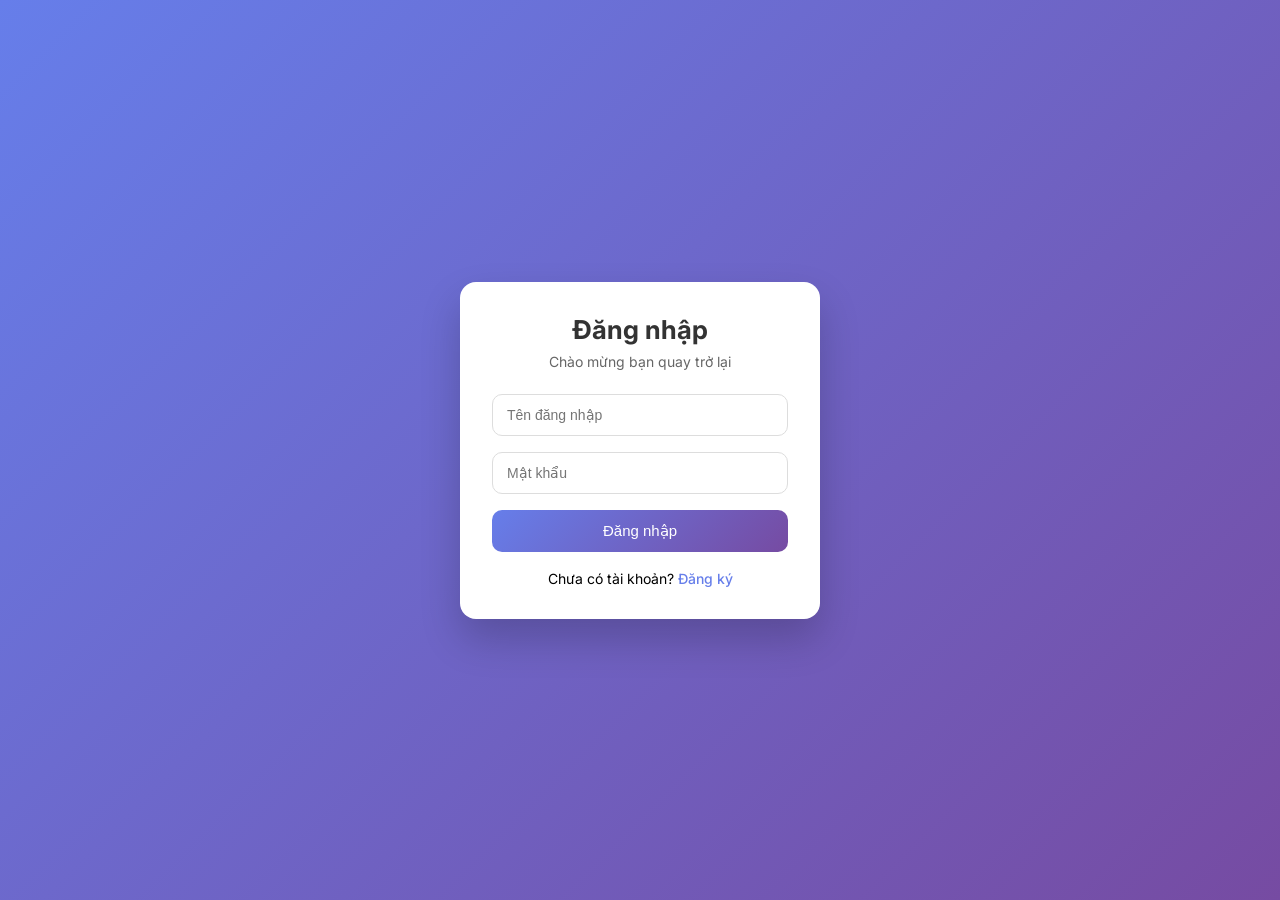
<file: login.html>
<!DOCTYPE html>
<html lang="vi">
  <head>
    <meta charset="UTF-8" />
    <meta name="viewport" content="width=device-width, initial-scale=1.0" />
    <title>Đăng nhập</title>

    <!-- Google Font -->
    <link rel="preconnect" href="https://fonts.googleapis.com" />
    <link rel="preconnect" href="https://fonts.gstatic.com" crossorigin />
    <link
      href="https://fonts.googleapis.com/css2?family=Inter:wght@400;500;600&display=swap"
      rel="stylesheet"
    />

    <style>
      * {
        box-sizing: border-box;
      }

      body {
        margin: 0;
        min-height: 100vh;
        display: flex;
        align-items: center;
        justify-content: center;
        font-family: "Inter", sans-serif;
        background: linear-gradient(135deg, #667eea, #764ba2);
      }

      .card {
        background: #fff;
        width: 360px;
        padding: 32px;
        border-radius: 16px;
        box-shadow: 0 20px 40px rgba(0, 0, 0, 0.2);
        text-align: center;
      }

      .card h1 {
        margin: 0;
        font-size: 26px;
        color: #333;
      }

      .card p {
        margin: 8px 0 24px;
        font-size: 14px;
        color: #666;
      }

      .input-group {
        margin-bottom: 16px;
      }

      .input-group input {
        width: 100%;
        padding: 12px 14px;
        border-radius: 10px;
        border: 1px solid #ddd;
        font-size: 14px;
        transition: all 0.2s ease;
      }

      .input-group input:focus {
        outline: none;
        border-color: #667eea;
        box-shadow: 0 0 0 3px rgba(102, 126, 234, 0.2);
      }

      .btn {
        width: 100%;
        padding: 12px;
        background: linear-gradient(135deg, #667eea, #764ba2);
        border: none;
        border-radius: 10px;
        color: white;
        font-size: 15px;
        font-weight: 500;
        cursor: pointer;
        transition: transform 0.15s ease, box-shadow 0.15s ease;
      }

      .btn:hover {
        transform: translateY(-2px);
        box-shadow: 0 8px 20px rgba(118, 75, 162, 0.4);
      }

      .btn:active {
        transform: translateY(0);
        box-shadow: none;
      }

      .link {
        margin-top: 18px;
        font-size: 14px;
      }

      .link a {
        color: #667eea;
        text-decoration: none;
        font-weight: 500;
      }

      .link a:hover {
        text-decoration: underline;
      }
    </style>
  </head>

  <body>
    <div class="card">
      <h1>Đăng nhập</h1>
      <p>Chào mừng bạn quay trở lại</p>

      <div class="input-group">
        <input type="text" id="username" placeholder="Tên đăng nhập" />
      </div>

      <div class="input-group">
        <input type="password" id="password" placeholder="Mật khẩu" />
      </div>

      <button class="btn" onclick="login()">Đăng nhập</button>

      <div class="link">
        Chưa có tài khoản?
        <a href="register.html">Đăng ký</a>
      </div>
    </div>

    <script>
      function login() {
        const username = document.getElementById("username").value.trim();
        const password = document.getElementById("password").value.trim();

        if (!username || !password) {
          alert("Vui lòng nhập đầy đủ thông tin!");
          return;
        }

        if (
          username.length < 6 ||
          username.length > 18 ||
          password.length < 6 ||
          password.length > 18
        ) {
          alert("Tên đăng nhập và mật khẩu phải từ 6 đến 18 ký tự!");
          return;
        }

        const storedUser = localStorage.getItem("user_" + username);

        if (!storedUser) {
          alert("Tài khoản không tồn tại!");
          return;
        }

        const user = JSON.parse(storedUser);

        if (user.password === password) {
          localStorage.setItem("loggedInUser", username);
          alert("Đăng nhập thành công!");
          window.location.href = "index.html";
        } else {
          alert("Sai mật khẩu!");
        }
      }
    </script>
  </body>
</html>
</file>
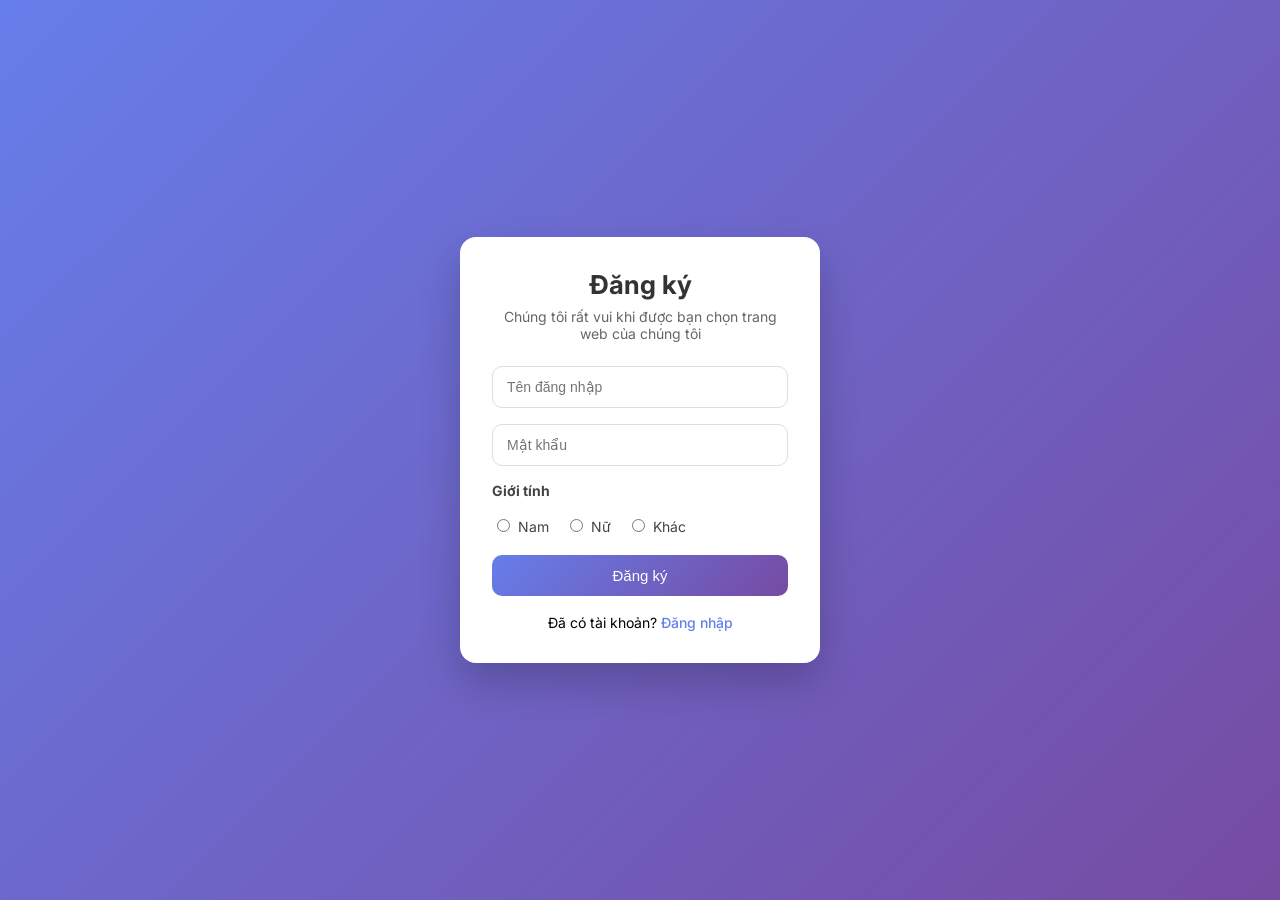
<file: register.html>
<!DOCTYPE html>
<html lang="vi">
  <head>
    <meta charset="UTF-8" />
    <title>Đăng ký</title>

    <!-- Google Font -->
    <link rel="preconnect" href="https://fonts.googleapis.com" />
    <link rel="preconnect" href="https://fonts.gstatic.com" crossorigin />
    <link
      href="https://fonts.googleapis.com/css2?family=Inter:wght@400;500;600&display=swap"
      rel="stylesheet"
    />

    <style>
      * {
        box-sizing: border-box;
      }

      body {
        margin: 0;
        min-height: 100vh;
        display: flex;
        align-items: center;
        justify-content: center;
        font-family: "Inter", sans-serif;
        background: linear-gradient(135deg, #667eea, #764ba2);
      }

      .card {
        background: #ffffff;
        width: 360px;
        padding: 32px;
        border-radius: 16px;
        box-shadow: 0 20px 40px rgba(0, 0, 0, 0.2);
        text-align: center;
      }

      .card h1 {
        margin: 0;
        font-size: 26px;
        color: #333;
      }

      .card p {
        margin: 8px 0 24px;
        font-size: 14px;
        color: #666;
      }

      .input-group {
        margin-bottom: 16px;
      }

      .input-group input {
        width: 100%;
        padding: 12px 14px;
        border-radius: 10px;
        border: 1px solid #ddd;
        font-size: 14px;
        transition: all 0.2s ease;
      }

      .input-group input:focus {
        outline: none;
        border-color: #667eea;
        box-shadow: 0 0 0 3px rgba(102, 126, 234, 0.2);
      }

      .gender {
        text-align: left;
        font-size: 14px;
        color: #444;
        margin-bottom: 20px;
      }

      .gender label {
        margin-right: 12px;
        cursor: pointer;
      }

      .gender input {
        margin-right: 4px;
      }

      .btn {
        width: 100%;
        padding: 12px;
        background: linear-gradient(135deg, #667eea, #764ba2);
        border: none;
        border-radius: 10px;
        color: white;
        font-size: 15px;
        font-weight: 500;
        cursor: pointer;
        transition: transform 0.15s ease, box-shadow 0.15s ease;
      }

      .btn:hover {
        transform: translateY(-2px);
        box-shadow: 0 8px 20px rgba(118, 75, 162, 0.4);
      }

      .btn:active {
        transform: translateY(0);
        box-shadow: none;
      }

      .link {
        margin-top: 18px;
        font-size: 14px;
      }

      .link a {
        color: #667eea;
        text-decoration: none;
        font-weight: 500;
      }

      .link a:hover {
        text-decoration: underline;
      }
    </style>
  </head>

  <body>
    <div class="card">
      <h1>Đăng ký</h1>
      <p>Chúng tôi rất vui khi được bạn chọn trang web của chúng tôi</p>

      <div class="input-group">
        <input type="text" id="username" placeholder="Tên đăng nhập" />
      </div>

      <div class="input-group">
        <input type="password" id="password" placeholder="Mật khẩu" />
      </div>

      <div class="gender">
        <strong>Giới tính</strong><br /><br />
        <label> <input type="radio" name="gender" value="Nam" /> Nam </label>
        <label> <input type="radio" name="gender" value="Nữ" /> Nữ </label>
        <label> <input type="radio" name="gender" value="Khác" /> Khác </label>
      </div>

      <button class="btn" onclick="register()">Đăng ký</button>

      <div class="link">
        Đã có tài khoản?
        <a href="login.html">Đăng nhập</a>
      </div>
    </div>

    <script>
      function register() {
        const username = document.getElementById("username").value.trim();
        const password = document.getElementById("password").value.trim();
        const gender = document.querySelector('input[name="gender"]:checked');

        if (!username || !password) {
          alert("Vui lòng nhập đầy đủ thông tin!");
          return;
        }

        if (username.length < 6 || username.length > 18) {
          alert("Tên đăng nhập phải từ 6 đến 18 ký tự!");
          return;
        }

        if (password.length < 6 || password.length > 18) {
          alert("Mật khẩu phải từ 6 đến 18 ký tự!");
          return;
        }

        if (!gender) {
          alert("Vui lòng chọn giới tính!");
          return;
        }

        if (localStorage.getItem("user_" + username)) {
          alert("Tên đăng nhập đã tồn tại!");
          return;
        }

        const user = {
          username,
          password,
          gender: gender.value,
        };

        localStorage.setItem("user_" + username, JSON.stringify(user));
        alert("Đăng ký thành công!");
        window.location.href = "login.html";
      }
    </script>
  </body>
</html>
</file>
